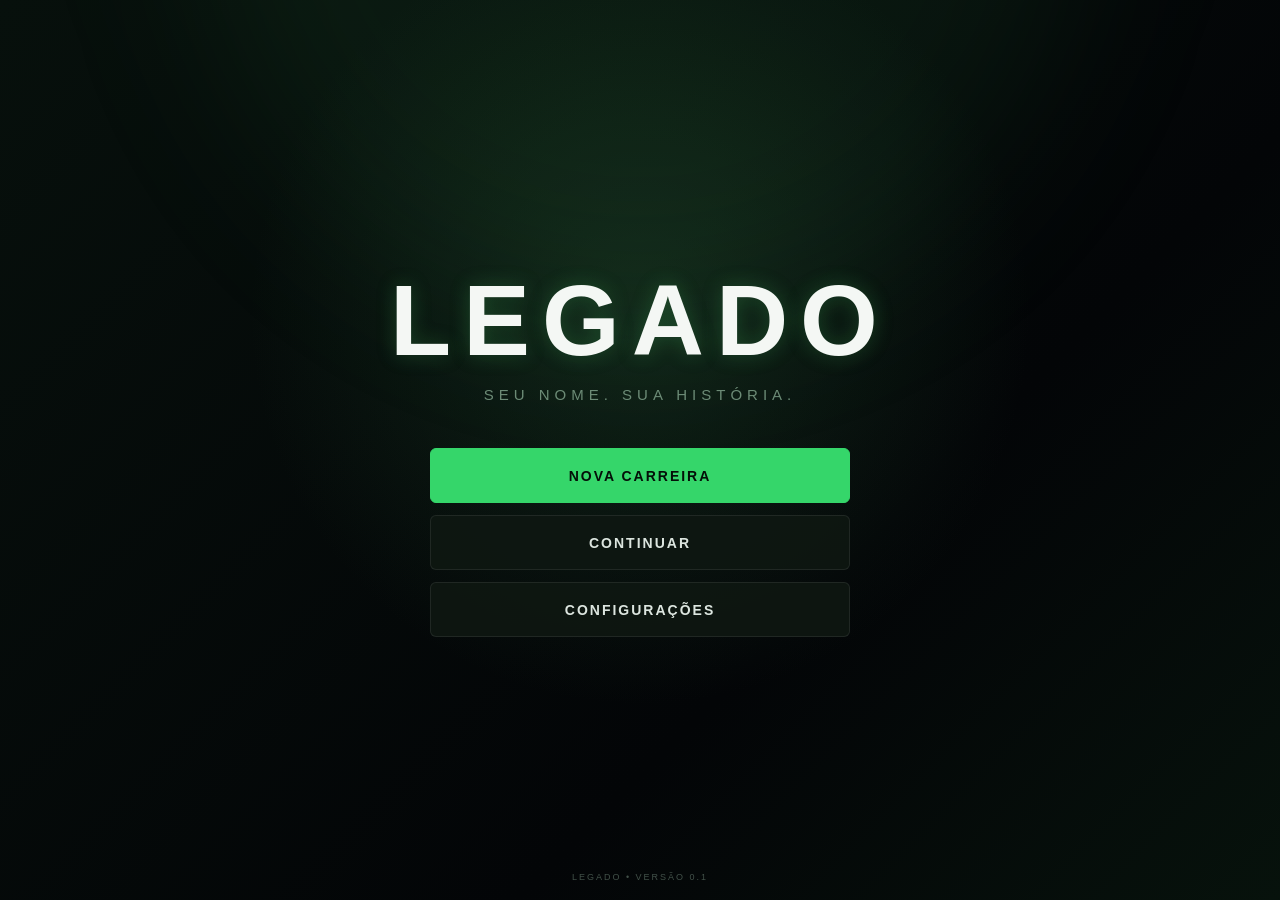
<file: Index.html>
<!DOCTYPE html>
<html lang="pt-BR">
<head>
    <meta charset="UTF-8">
    <meta name="viewport"
          content="width=device-width, initial-scale=1.0, maximum-scale=1.0, user-scalable=no">

    <title>Legado</title>

    <link rel="stylesheet" href="style.css">
</head>

<body>

    <main class="game">

        <section class="menu">

            <div class="logo">
                <span>LEGADO</span>
                <small>SEU NOME. SUA HISTÓRIA.</small>
            </div>

            <div class="menu-buttons">

                <button id="newCareer">
                    NOVA CARREIRA
                </button>

                <button id="continueCareer">
                    CONTINUAR
                </button>

                <button id="settings">
                    CONFIGURAÇÕES
                </button>

            </div>

            <div class="version">
                LEGADO • VERSÃO 0.1
            </div>

        </section>

    </main>

    <script src="script.js"></script>

</body>
</html>
</file>
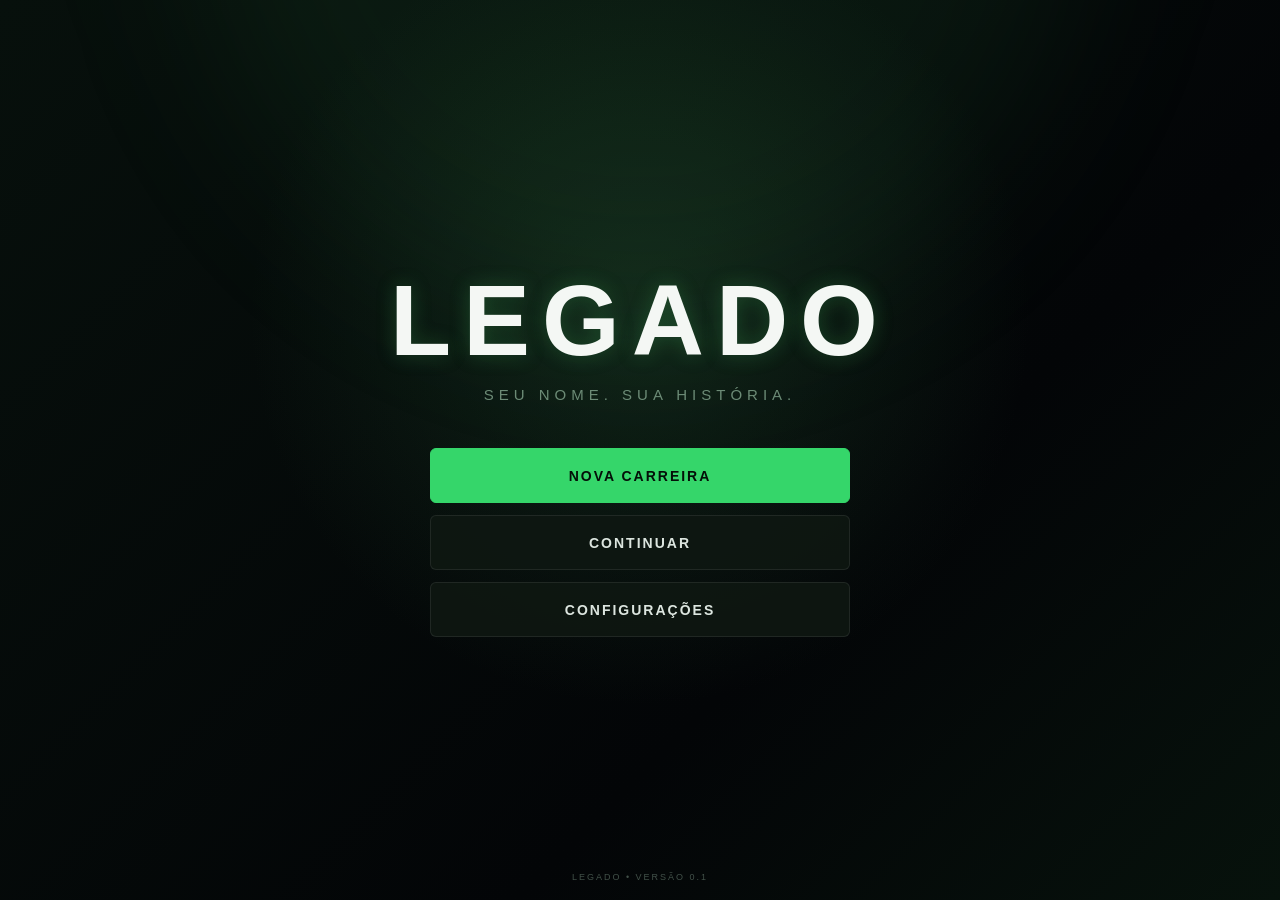
<file: index.html>
<!DOCTYPE html>
<html lang="pt-BR">

<head>

    <meta charset="UTF-8">

    <meta
        name="viewport"
        content="width=device-width, initial-scale=1.0, maximum-scale=1.0, user-scalable=no"
    >

    <meta
        name="theme-color"
        content="#05080b"
    >

    <meta
        name="mobile-web-app-capable"
        content="yes"
    >

    <meta
        name="apple-mobile-web-app-capable"
        content="yes"
    >

    <meta
        name="apple-mobile-web-app-status-bar-style"
        content="black-translucent"
    >

    <meta
        name="apple-mobile-web-app-title"
        content="Legado"
    >

    <link
        rel="manifest"
        href="./manifest.json"
    >

    <title>Legado</title>

    <link
        rel="stylesheet"
        href="./style.css"
    >

</head>


<body>

    <main class="game">

        <section class="menu">

            <div class="logo">

                <span>LEGADO</span>

                <small>
                    SEU NOME. SUA HISTÓRIA.
                </small>

            </div>


            <div class="menu-buttons">

                <button id="newCareer">
                    NOVA CARREIRA
                </button>

                <button id="continueCareer">
                    CONTINUAR
                </button>

                <button id="settings">
                    CONFIGURAÇÕES
                </button>

            </div>


            <div class="version">
                LEGADO • VERSÃO 0.1
            </div>

        </section>

    </main>


    <script src="./script.js"></script>


    <script>

        if ("serviceWorker" in navigator) {

            window.addEventListener("load", () => {

                navigator.serviceWorker
                    .register("./sw.js")
                    .then(() => {

                        console.log(
                            "Legado: Service Worker ativo."
                        );

                    })
                    .catch(error => {

                        console.error(
                            "Erro ao registrar Service Worker:",
                            error
                        );

                    });

            });

        }

    </script>

</body>

</html>
</file>
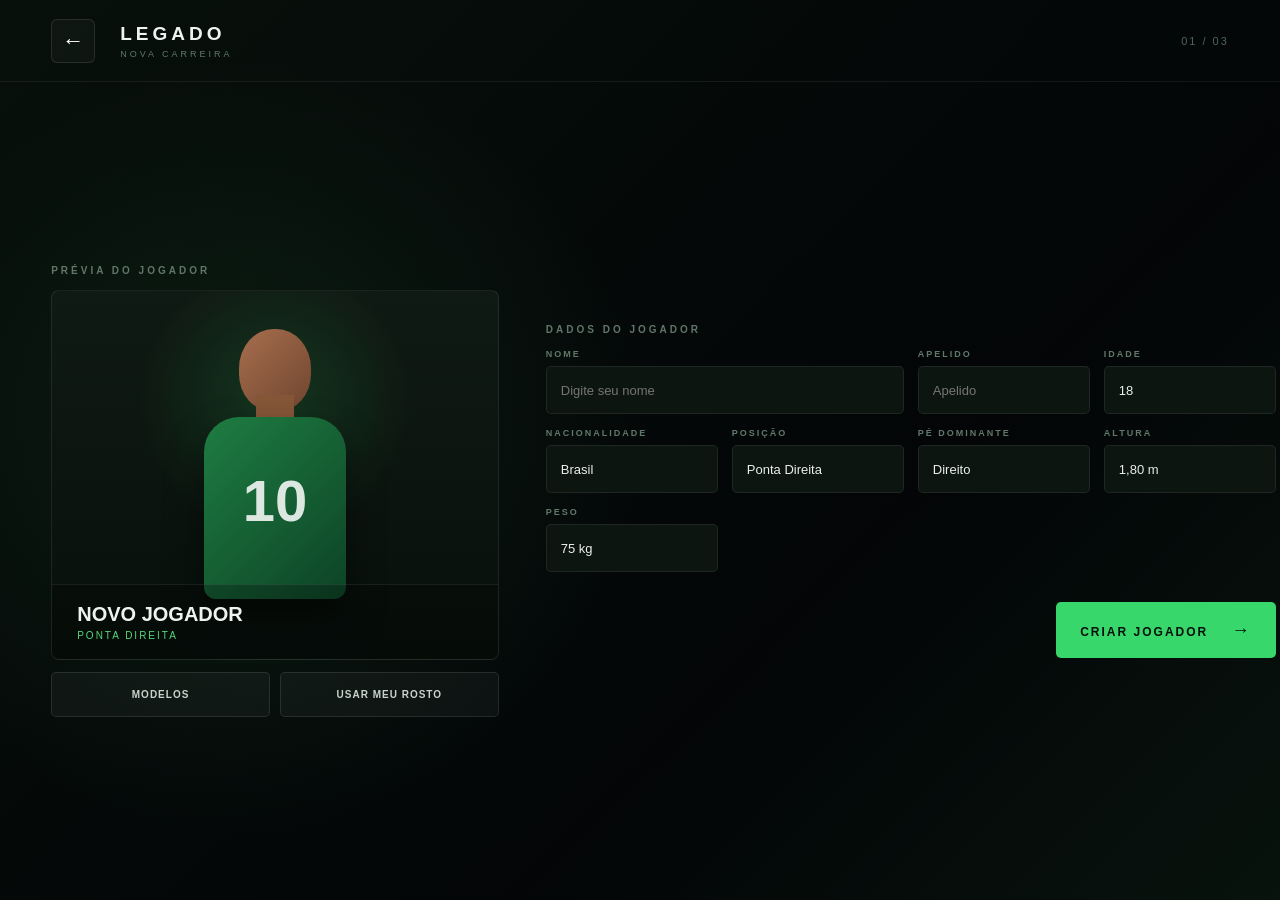
<file: criar-jogador.html>
<!DOCTYPE html>
<html lang="pt-BR">
<head>
    <meta charset="UTF-8">

    <meta
        name="viewport"
        content="width=device-width, initial-scale=1.0, maximum-scale=1.0, user-scalable=no"
    >

    <title>Legado — Criar Jogador</title>

    <link rel="stylesheet" href="criar-jogador.css">
</head>

<body>

    <main class="creation-screen">

        <!-- TOPO -->

        <header class="topbar">

            <button class="back-button" id="backButton">
                ←
            </button>

            <div class="top-title">
                <span>LEGADO</span>
                <small>NOVA CARREIRA</small>
            </div>

            <div class="step">
                01 / 03
            </div>

        </header>


        <!-- CONTEÚDO -->

        <section class="creation-content">

            <!-- ESQUERDA -->

            <div class="player-preview">

                <div class="preview-label">
                    PRÉVIA DO JOGADOR
                </div>

                <div class="player-card">

                    <div class="player-silhouette">

                        <div class="head"></div>
                        <div class="neck"></div>

                        <div class="body">
                            <span class="shirt-number">10</span>
                        </div>

                    </div>

                    <div class="player-info-preview">

                        <strong id="previewName">
                            NOVO JOGADOR
                        </strong>

                        <span id="previewPosition">
                            PONTA DIREITA
                        </span>

                    </div>

                </div>

                <div class="appearance-buttons">

                    <button id="modelsButton">
                        MODELOS
                    </button>

                    <button id="cameraButton">
                        USAR MEU ROSTO
                    </button>

                </div>

            </div>


            <!-- DIREITA -->

            <div class="player-form">

                <div class="section-title">
                    DADOS DO JOGADOR
                </div>


                <div class="form-grid">

                    <div class="field field-large">

                        <label for="playerName">
                            NOME
                        </label>

                        <input
                            type="text"
                            id="playerName"
                            placeholder="Digite seu nome"
                            maxlength="25"
                        >

                    </div>


                    <div class="field">

                        <label for="playerNickname">
                            APELIDO
                        </label>

                        <input
                            type="text"
                            id="playerNickname"
                            placeholder="Apelido"
                            maxlength="16"
                        >

                    </div>


                    <div class="field">

                        <label for="playerAge">
                            IDADE
                        </label>

                        <select id="playerAge">

                            <option value="16">16</option>
                            <option value="17">17</option>
                            <option value="18" selected>18</option>
                            <option value="19">19</option>
                            <option value="20">20</option>
                            <option value="21">21</option>
                            <option value="22">22</option>
                            <option value="23">23</option>
                            <option value="24">24</option>
                            <option value="25">25</option>

                        </select>

                    </div>


                    <div class="field">

                        <label for="nationality">
                            NACIONALIDADE
                        </label>

                        <select id="nationality">

                            <option value="Brasil">
                                Brasil
                            </option>

                            <option value="Argentina">
                                Argentina
                            </option>

                            <option value="Portugal">
                                Portugal
                            </option>

                            <option value="Espanha">
                                Espanha
                            </option>

                            <option value="França">
                                França
                            </option>

                            <option value="Inglaterra">
                                Inglaterra
                            </option>

                        </select>

                    </div>


                    <div class="field">

                        <label for="position">
                            POSIÇÃO
                        </label>

                        <select id="position">

                            <option value="Goleiro">
                                Goleiro
                            </option>

                            <option value="Zagueiro">
                                Zagueiro
                            </option>

                            <option value="Lateral">
                                Lateral
                            </option>

                            <option value="Volante">
                                Volante
                            </option>

                            <option value="Meia">
                                Meia
                            </option>

                            <option value="Ponta Direita" selected>
                                Ponta Direita
                            </option>

                            <option value="Ponta Esquerda">
                                Ponta Esquerda
                            </option>

                            <option value="Atacante">
                                Atacante
                            </option>

                        </select>

                    </div>


                    <div class="field">

                        <label for="foot">
                            PÉ DOMINANTE
                        </label>

                        <select id="foot">

                            <option value="Direito">
                                Direito
                            </option>

                            <option value="Esquerdo">
                                Esquerdo
                            </option>

                        </select>

                    </div>


                    <div class="field">

                        <label for="height">
                            ALTURA
                        </label>

                        <select id="height">

                            <option value="170">1,70 m</option>
                            <option value="175">1,75 m</option>
                            <option value="180" selected>1,80 m</option>
                            <option value="185">1,85 m</option>
                            <option value="190">1,90 m</option>
                            <option value="195">1,95 m</option>

                        </select>

                    </div>


                    <div class="field">

                        <label for="weight">
                            PESO
                        </label>

                        <select id="weight">

                            <option value="65">65 kg</option>
                            <option value="70">70 kg</option>
                            <option value="75" selected>75 kg</option>
                            <option value="80">80 kg</option>
                            <option value="85">85 kg</option>
                            <option value="90">90 kg</option>

                        </select>

                    </div>

                </div>


                <div class="bottom-area">

                    <div class="warning" id="formMessage"></div>

                    <button class="continue-button" id="createPlayer">
                        CRIAR JOGADOR
                        <span>→</span>
                    </button>

                </div>

            </div>

        </section>

    </main>


    <!-- MODAL DE MODELOS -->

    <div class="modal hidden" id="modelsModal">

        <div class="modal-box">

            <div class="modal-header">

                <strong>ESCOLHA O MODELO</strong>

                <button id="closeModels">
                    ×
                </button>

            </div>


            <div class="models-grid">

                <button class="model selected" data-model="01">
                    <div class="model-face face-one"></div>
                    <span>01</span>
                </button>

                <button class="model" data-model="02">
                    <div class="model-face face-two"></div>
                    <span>02</span>
                </button>

                <button class="model" data-model="03">
                    <div class="model-face face-three"></div>
                    <span>03</span>
                </button>

                <button class="model" data-model="04">
                    <div class="model-face face-four"></div>
                    <span>04</span>
                </button>

                <button class="model" data-model="05">
                    <div class="model-face face-five"></div>
                    <span>05</span>
                </button>

                <button class="model" data-model="06">
                    <div class="model-face face-six"></div>
                    <span>06</span>
                </button>

            </div>

        </div>

    </div>


    <script src="criar-jogador.js"></script>

</body>
</html>
</file>
<file: style.css>
* {
    margin: 0;
    padding: 0;
    box-sizing: border-box;
}

html,
body {
    width: 100%;
    height: 100%;
    overflow: hidden;
    font-family: Arial, Helvetica, sans-serif;
    background: #05080b;
}

body {
    display: flex;
    align-items: center;
    justify-content: center;
}

.game {
    position: relative;
    width: 100vw;
    height: 100vh;
    min-height: 360px;

    background:
        radial-gradient(
            circle at 50% 35%,
            rgba(40, 90, 55, 0.35),
            transparent 45%
        ),
        linear-gradient(
            135deg,
            #07100c,
            #030507 65%,
            #07120c
        );

    overflow: hidden;
}

/* detalhe de iluminação */

.game::before {
    content: "";
    position: absolute;

    width: 70vw;
    height: 70vw;

    top: -45vw;
    left: 50%;

    transform: translateX(-50%);

    border-radius: 50%;

    background: rgba(65, 180, 95, 0.08);

    filter: blur(80px);

    pointer-events: none;
}

/* MENU */

.menu {
    position: relative;

    width: 100%;
    height: 100%;

    display: flex;
    flex-direction: column;

    align-items: center;
    justify-content: center;

    z-index: 2;
}

/* LOGO */

.logo {
    text-align: center;
    margin-bottom: 45px;
}

.logo span {
    display: block;

    font-size: clamp(48px, 8vw, 100px);

    font-weight: 900;

    letter-spacing: 12px;

    color: #f4f7f4;

    text-shadow:
        0 0 20px rgba(70, 200, 100, 0.25);
}

.logo small {
    display: block;

    margin-top: 8px;

    font-size: clamp(10px, 1.2vw, 15px);

    letter-spacing: 5px;

    color: #6c8b76;
}

/* BOTÕES */

.menu-buttons {
    width: min(420px, 65vw);

    display: flex;
    flex-direction: column;

    gap: 12px;
}

.menu-buttons button {
    width: 100%;

    height: 55px;

    border: 1px solid rgba(255, 255, 255, 0.08);

    border-radius: 6px;

    background: rgba(15, 23, 18, 0.92);

    color: #dce5df;

    font-size: 14px;

    font-weight: 700;

    letter-spacing: 2px;

    cursor: pointer;

    transition:
        transform 0.15s ease,
        background 0.15s ease,
        border-color 0.15s ease;
}

.menu-buttons button:hover {
    transform: translateY(-2px);

    background: #17331f;

    border-color: #49d878;

    color: #ffffff;
}

.menu-buttons button:first-child {
    background: #35d66a;

    color: #041008;

    border-color: #35d66a;
}

.menu-buttons button:first-child:hover {
    background: #49e87b;
}

/* VERSÃO */

.version {
    position: absolute;

    bottom: 18px;

    font-size: 9px;

    letter-spacing: 2px;

    color: #425149;
}

/* TELAS MUITO VERTICAIS */

@media (orientation: portrait) {

    .game {
        display: none;
    }

    body::before {
        content: "GIRE O CELULAR";

        position: fixed;

        inset: 0;

        display: flex;

        align-items: center;
        justify-content: center;

        background: #05080b;

        color: #ffffff;

        font-size: 22px;

        font-weight: 800;

        letter-spacing: 4px;

        text-align: center;
    }
}
</file>
<file: criar-jogador.css>
* {
    margin: 0;
    padding: 0;
    box-sizing: border-box;
}

html,
body {
    width: 100%;
    height: 100%;
    overflow: hidden;
    font-family: Arial, Helvetica, sans-serif;
    background: #05080b;
    color: #eef3ef;
}

button,
input,
select {
    font: inherit;
}

button {
    cursor: pointer;
}

.creation-screen {
    width: 100vw;
    height: 100vh;
    min-height: 400px;

    background:
        radial-gradient(
            circle at 20% 50%,
            rgba(44, 125, 67, 0.16),
            transparent 35%
        ),
        linear-gradient(
            135deg,
            #07100b,
            #030507 65%,
            #08130d
        );
}


/* TOPO */

.topbar {
    height: 82px;

    display: flex;
    align-items: center;

    padding: 0 4vw;

    border-bottom: 1px solid rgba(255,255,255,0.07);
}

.back-button {
    width: 44px;
    height: 44px;

    border: 1px solid rgba(255,255,255,0.1);
    border-radius: 6px;

    background: rgba(255,255,255,0.03);

    color: white;

    font-size: 22px;
}

.back-button:hover {
    background: rgba(255,255,255,0.08);
}

.top-title {
    margin-left: 25px;
}

.top-title span {
    display: block;

    font-size: 19px;
    font-weight: 900;
    letter-spacing: 4px;
}

.top-title small {
    display: block;

    margin-top: 4px;

    color: #5e7867;

    font-size: 9px;
    letter-spacing: 3px;
}

.step {
    margin-left: auto;

    color: #4d6556;

    font-size: 11px;
    letter-spacing: 2px;
}


/* CONTEÚDO */

.creation-content {
    width: 92%;
    max-width: 1350px;
    height: calc(100vh - 82px);

    margin: auto;

    display: grid;
    grid-template-columns: 38% 62%;

    align-items: center;

    gap: 4%;
}


/* PREVIEW */

.player-preview {
    height: 80%;

    display: flex;
    flex-direction: column;

    justify-content: center;
    align-items: center;
}

.preview-label,
.section-title {
    width: 100%;

    margin-bottom: 14px;

    color: #607668;

    font-size: 10px;
    font-weight: 700;

    letter-spacing: 3px;
}

.player-card {
    width: 100%;
    height: 370px;

    position: relative;

    display: flex;
    flex-direction: column;

    align-items: center;
    justify-content: flex-end;

    overflow: hidden;

    border: 1px solid rgba(255,255,255,0.08);
    border-radius: 8px;

    background:
        radial-gradient(
            circle at 50% 30%,
            rgba(51, 192, 91, 0.18),
            transparent 40%
        ),
        linear-gradient(
            180deg,
            #101a14,
            #07100b
        );
}


/* JOGADOR */

.player-silhouette {
    position: absolute;

    top: 38px;

    width: 190px;
    height: 270px;
}

.head {
    position: absolute;

    width: 72px;
    height: 82px;

    top: 0;
    left: 59px;

    border-radius: 48% 48% 45% 45%;

    background: linear-gradient(
        135deg,
        #a76e4e,
        #70452f
    );
}

.neck {
    position: absolute;

    width: 38px;
    height: 35px;

    top: 66px;
    left: 76px;

    background: #855638;
}

.body {
    position: absolute;

    top: 88px;
    left: 24px;

    width: 142px;
    height: 182px;

    border-radius: 35px 35px 12px 12px;

    background:
        linear-gradient(
            135deg,
            #1e7d42,
            #0d4326
        );

    box-shadow:
        0 20px 35px rgba(0,0,0,0.5);
}

.shirt-number {
    position: absolute;

    top: 50px;
    left: 0;
    right: 0;

    text-align: center;

    font-size: 58px;
    font-weight: 900;

    color: rgba(255,255,255,0.85);
}

.player-info-preview {
    position: relative;

    width: 100%;

    padding: 18px 25px;

    border-top: 1px solid rgba(255,255,255,0.08);

    background: rgba(0,0,0,0.25);
}

.player-info-preview strong {
    display: block;

    font-size: 20px;
}

.player-info-preview span {
    display: block;

    margin-top: 4px;

    color: #55d77b;

    font-size: 10px;

    letter-spacing: 2px;
}


/* APARÊNCIA */

.appearance-buttons {
    width: 100%;

    display: grid;
    grid-template-columns: 1fr 1fr;

    gap: 10px;

    margin-top: 12px;
}

.appearance-buttons button {
    height: 45px;

    border: 1px solid rgba(255,255,255,0.1);
    border-radius: 5px;

    background: rgba(255,255,255,0.04);

    color: #c9d4cd;

    font-size: 10px;
    font-weight: 700;

    letter-spacing: 1px;
}

.appearance-buttons button:hover {
    border-color: #3bd66c;

    color: #5de885;

    background: rgba(55,214,108,0.07);
}


/* FORMULÁRIO */

.player-form {
    width: 100%;
}

.form-grid {
    display: grid;

    grid-template-columns: repeat(4, 1fr);

    gap: 14px;
}

.field {
    display: flex;
    flex-direction: column;

    gap: 7px;
}

.field-large {
    grid-column: span 2;
}

.field label {
    color: #61786a;

    font-size: 9px;
    font-weight: 700;

    letter-spacing: 2px;
}

.field input,
.field select {
    width: 100%;
    height: 48px;

    padding: 0 14px;

    border: 1px solid rgba(255,255,255,0.08);
    border-radius: 5px;

    outline: none;

    background: #0c1510;

    color: #e9f0eb;

    font-size: 13px;
}

.field input:focus,
.field select:focus {
    border-color: #39d66a;

    box-shadow:
        0 0 0 2px rgba(57,214,106,0.08);
}

.field select {
    appearance: none;
}


/* BOTTOM */

.bottom-area {
    display: flex;

    align-items: center;

    justify-content: flex-end;

    gap: 20px;

    margin-top: 30px;
}

.warning {
    flex: 1;

    color: #d66565;

    font-size: 11px;
}

.continue-button {
    min-width: 220px;
    height: 56px;

    border: none;
    border-radius: 5px;

    background: #38d76b;

    color: #041008;

    font-size: 12px;
    font-weight: 900;

    letter-spacing: 2px;
}

.continue-button span {
    margin-left: 18px;

    font-size: 18px;
}

.continue-button:hover {
    background: #4be77b;
}


/* MODAL */

.modal {
    position: fixed;

    inset: 0;

    z-index: 10;

    display: flex;

    align-items: center;
    justify-content: center;

    background: rgba(0,0,0,0.75);

    backdrop-filter: blur(8px);
}

.hidden {
    display: none;
}

.modal-box {
    width: min(700px, 85vw);

    padding: 25px;

    border: 1px solid rgba(255,255,255,0.1);
    border-radius: 8px;

    background: #0a110d;
}

.modal-header {
    display: flex;

    align-items: center;

    justify-content: space-between;

    margin-bottom: 25px;
}

.modal-header strong {
    font-size: 14px;

    letter-spacing: 2px;
}

.modal-header button {
    border: none;

    background: transparent;

    color: #809187;

    font-size: 28px;
}


/* MODELOS */

.models-grid {
    display: grid;

    grid-template-columns: repeat(6, 1fr);

    gap: 12px;
}

.model {
    height: 150px;

    border: 1px solid rgba(255,255,255,0.08);
    border-radius: 6px;

    background: #101912;

    color: #708074;
}

.model:hover,
.model.selected {
    border-color: #3bd66c;

    color: #53df79;
}

.model-face {
    width: 70px;
    height: 85px;

    margin: 15px auto 8px;

    border-radius: 48% 48% 45% 45%;

    background: linear-gradient(
        135deg,
        #a97050,
        #74472f
    );
}

.face-two {
    background: linear-gradient(135deg,#c18b67,#815238);
}

.face-three {
    background: linear-gradient(135deg,#8e5c40,#54321f);
}

.face-four {
    background: linear-gradient(135deg,#d09a72,#8d5c3d);
}

.face-five {
    background: linear-gradient(135deg,#70432f,#432619);
}

.face-six {
    background: linear-gradient(135deg,#b77c58,#693f2b);
}


/* CELULAR EM RETRATO */

@media (orientation: portrait) {

    .creation-screen {
        display: none;
    }

    body::before {
        content: "GIRE O CELULAR";

        position: fixed;

        inset: 0;

        display: flex;

        align-items: center;
        justify-content: center;

        background: #05080b;

        color: white;

        font-size: 22px;
        font-weight: 900;

        letter-spacing: 4px;
    }
}

/* =========================================
   AJUSTE PARA CELULAR EM MODO PAISAGEM
   ========================================= */

@media (orientation: landscape) and (max-height: 800px) {

    body {
        overflow-y: auto;
    }

    .create-player {
        min-height: 100vh;
    }

    /* TOPO */
    .topbar {
        height: 78px;
        padding: 0 40px;
    }

    .topbar .back-button {
        width: 58px;
        height: 58px;
    }

    .topbar h1 {
        font-size: 30px;
    }

    .topbar p {
        font-size: 12px;
    }

    /* CONTEÚDO PRINCIPAL */
    .player-creation {
        padding: 34px 40px 40px;
        gap: 40px;
    }

    /* TÍTULOS */
    .section-title {
        font-size: 15px;
        margin-bottom: 14px;
    }

    /* PRÉVIA */
    .player-preview {
        height: 420px;
    }

    /* FORMULÁRIO */
    .player-form {
        gap: 18px;
    }

    .form-row {
        gap: 18px;
    }

    .form-group label {
        font-size: 12px;
        margin-bottom: 7px;
    }

    .form-group input,
    .form-group select {
        height: 58px;
        padding: 0 18px;
        font-size: 16px;
    }

    /* BOTÕES */
    .model-buttons {
        margin-top: 14px;
    }

    .model-buttons button {
        height: 48px;
        font-size: 12px;
    }

    /* REDUZ ESPAÇAMENTO GERAL */
    .preview-section,
    .data-section {
        transform: scale(0.94);
        transform-origin: top left;
    }
}
</file>
